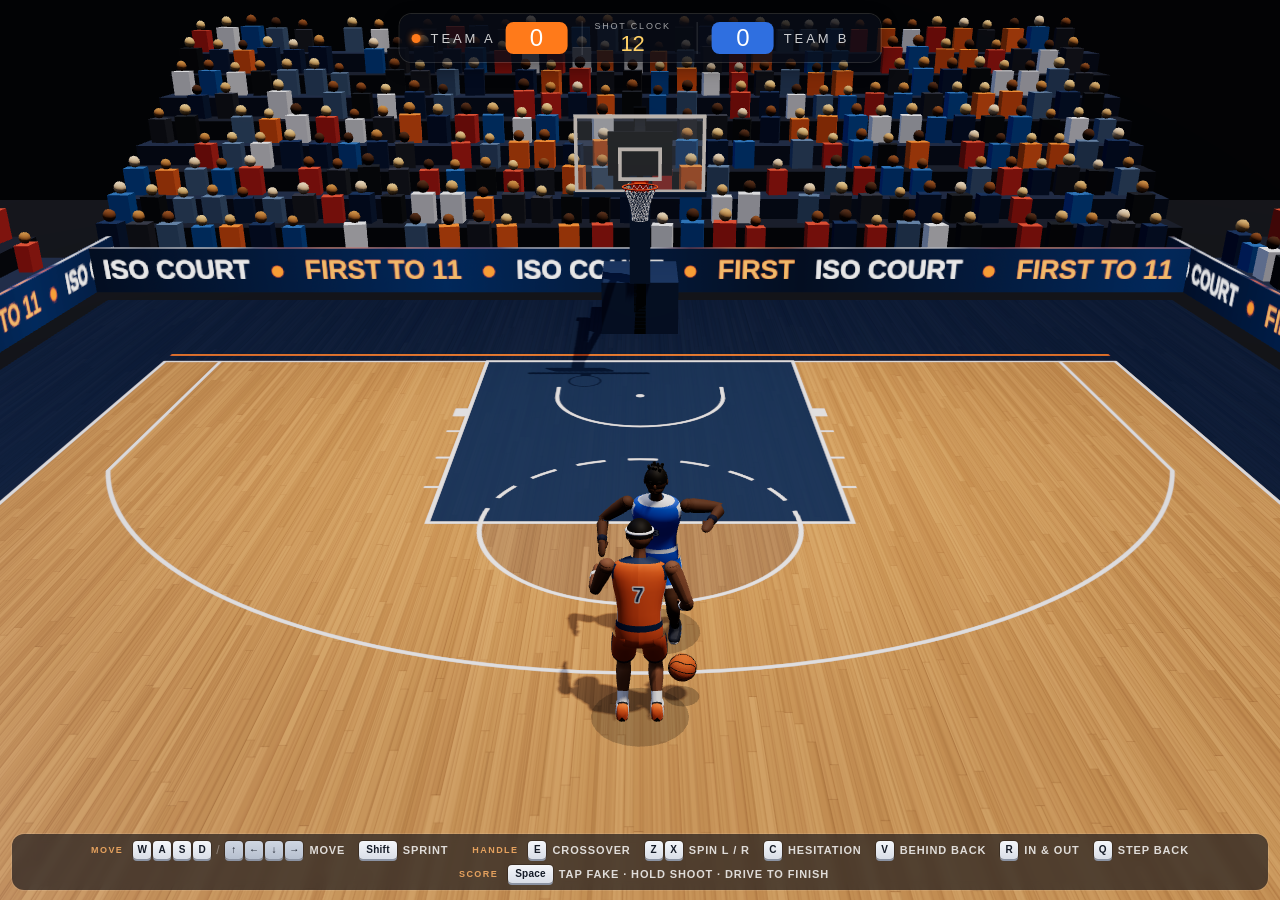
<file: basketball/index.html>
<!doctype html>
<html lang="en">
<head>
  <meta charset="utf-8">
  <meta name="viewport" content="width=device-width, initial-scale=1, maximum-scale=1, user-scalable=no">
  <title>3D ISO Basketball</title>
  <link rel="stylesheet" href="css/style.css">
</head>
<body>
  <div id="game"></div>
  <div id="hud"></div>

  <!-- Three.js r159 (MIT), vendored so the game runs offline and from file:// -->
  <script src="vendor/three.min.js"></script>
  <script src="js/config.js"></script>
  <script src="js/game-config.js"></script>
  <script src="js/events.js"></script>
  <script src="js/motion-smoothing.js"></script>
  <script src="js/offense-config.js"></script>
  <script src="js/court.js"></script>
  <script src="js/net.js"></script>
  <script src="js/hoop.js"></script>
  <script src="js/hoop-physics.js"></script>
  <script src="js/arena.js"></script>
  <script src="js/lighting.js"></script>
  <script src="js/camera.js"></script>
  <script src="js/input.js"></script>
  <script src="js/locomotion.js"></script>
  <script src="js/movement-config.js"></script>
  <script src="js/offensive-locomotion.js"></script>
  <script src="js/animation-config.js"></script>
  <script src="js/character-rig.js"></script>
  <script src="js/player-model.js"></script>
  <script src="js/basketball.js"></script>
  <script src="js/offense-state.js"></script>
  <script src="js/dribble-moves.js"></script>
  <script src="js/dribble.js"></script>
  <script src="js/stepback.js"></script>
  <script src="js/shooting.js"></script>
  <script src="js/passing.js"></script>
  <script src="js/gather.js"></script>
  <script src="js/finishing.js"></script>
  <script src="js/offense-controller.js"></script>
  <script src="js/player-controller.js"></script>
  <script src="js/defense-config.js"></script>
  <script src="js/tuning-profiles.js"></script>
  <script src="js/defensive-locomotion.js"></script>
  <script src="js/player-contact.js"></script>
  <script src="js/blocking.js"></script>
  <script src="js/defense-interactions.js"></script>
  <script src="js/defender-ai.js"></script>
  <script src="js/defender.js"></script>
  <script src="js/defense-debug.js"></script>
  <script src="js/test-offense-bot.js"></script>
  <script src="js/offense-debug.js"></script>
  <script src="js/scoring.js"></script>
  <script src="js/teams.js"></script>
  <script src="js/shot-clock.js"></script>
  <script src="js/possession.js"></script>
  <script src="js/possession-debug.js"></script>
  <script src="js/reference-scenarios.js"></script>
  <script src="js/rig-debug.js"></script>
  <script src="js/ui.js"></script>
  <script src="js/main.js"></script>
  <script src="js/self-test.js"></script>
</body>
</html>
</file>
<file: basketball/css/style.css>
html, body {
  margin: 0;
  height: 100%;
  overflow: hidden;
  background: #0b0f1a;
  touch-action: none;
}

#game {
  position: fixed;
  inset: 0;
}

#game canvas {
  display: block;
}

/* ---- HUD overlay ------------------------------------------------------- */
#hud {
  position: fixed;
  inset: 0;
  pointer-events: none;
  font-family: "Arial Black", "Helvetica Neue", Arial, sans-serif;
  overflow: hidden;
}

/* Shot meter: vertical bar beside the shooter */
.shot-meter {
  position: absolute;
  left: 0;
  top: 0;
  width: 16px;
  height: 150px;
  padding: 3px;
  border-radius: 10px;
  background: rgba(10, 14, 24, 0.72);
  box-shadow: 0 0 0 2px rgba(255, 255, 255, 0.85), 0 4px 14px rgba(0, 0, 0, 0.45);
  opacity: 0;
  transition: opacity 0.18s ease;
}
.shot-meter.is-visible { opacity: 1; }

.shot-meter__track {
  position: relative;
  width: 100%;
  height: 100%;
  border-radius: 7px;
  background: rgba(255, 255, 255, 0.08);
}
.shot-meter__zone { position: absolute; left: 0; right: 0; }
.shot-meter__zone--near { background: rgba(255, 196, 61, 0.22); }
/* The green window is narrow (±20 ms); draw it on top of the fill so it stays visible. */
.shot-meter__zone--perfect {
  left: -3px;
  right: -3px;
  min-height: 3px;
  background: rgba(46, 230, 120, 0.85);
  box-shadow: 0 0 6px rgba(61, 255, 140, 0.9);
  border-radius: 2px;
  z-index: 2;
}
.shot-meter__ideal {
  position: absolute;
  left: -5px;
  right: -5px;
  height: 1px;
  background: #eafff1;
  z-index: 3;
}
.shot-meter__fill {
  position: absolute;
  left: 2px;
  right: 2px;
  bottom: 0;
  height: 0;
  border-radius: 4px;
  background: #ffffff;
  opacity: 0.92;
}
.shot-meter__marker {
  position: absolute;
  z-index: 4;
  left: -2px;
  right: -2px;
  height: 3px;
  margin-bottom: -1px;
  background: #ffffff;
  opacity: 0;
}
.shot-meter.is-perfect .shot-meter__fill { background: #2ee678; }
.shot-meter.is-ok .shot-meter__fill { background: #ffc43d; }
.shot-meter.is-bad .shot-meter__fill { background: #ff5a4a; }
.shot-meter.is-perfect { box-shadow: 0 0 0 2px #2ee678, 0 0 18px rgba(46, 230, 120, 0.8); }

/* Release feedback */
.shot-feedback {
  position: absolute;
  left: max(20%, min(150px, 25%));  /* beside the hoop, never over the rim and the arriving ball */
  top: max(17%, 80px);
  transform: translateX(-50%);
  text-align: center;
  opacity: 0;
  white-space: nowrap;
}
.shot-feedback__main {
  font-size: clamp(28px, 6vw, 56px);
  letter-spacing: 0.04em;
  color: #fff;
  text-shadow: 0 3px 0 rgba(0, 0, 0, 0.35), 0 0 22px rgba(0, 0, 0, 0.5);
}
.shot-feedback__sub {
  margin-top: 2px;
  font-size: clamp(11px, 1.6vw, 15px);
  letter-spacing: 0.3em;
  color: rgba(255, 255, 255, 0.85);
}
.shot-feedback.is-perfect .shot-feedback__main { color: #2ee678; }
.shot-feedback.is-ok .shot-feedback__main { color: #ffc43d; }
.shot-feedback.is-bad .shot-feedback__main { color: #ff5a4a; }
.shot-feedback.is-shown { animation: feedback-pop 1.3s ease-out forwards; }
.shot-feedback.is-win .shot-feedback__main { color: #ffc43d; }
.shot-feedback.is-win.is-shown { animation: feedback-pop 2.6s ease-out forwards; }

@keyframes feedback-pop {
  0%   { opacity: 0; transform: translateX(-50%) scale(0.7); }
  12%  { opacity: 1; transform: translateX(-50%) scale(1.08); }
  22%  { transform: translateX(-50%) scale(1); }
  75%  { opacity: 1; }
  100% { opacity: 0; transform: translateX(-50%) translateY(-10px); }
}

/* Score panel */
.scoreboard {
  position: absolute;
  top: 14px;
  left: 50%;
  transform: translateX(-50%);
  display: flex;
  align-items: center;
  gap: 14px;
  padding: 7px 12px;
  border-radius: 12px;
  background: rgba(10, 14, 24, 0.78);
  box-shadow: 0 0 0 1px rgba(255, 255, 255, 0.14), 0 6px 18px rgba(0, 0, 0, 0.4);
  color: #fff;
}
.scoreboard__label {
  font-size: 13px;
  letter-spacing: 0.22em;
  color: rgba(255, 255, 255, 0.8);
}
.scoreboard__value {
  min-width: 42px;
  padding: 4px 10px;
  border-radius: 8px;
  background: #ff7a1a;
  font-size: 24px;
  line-height: 1;
  text-align: center;
}
.scoreboard__team { display: flex; align-items: center; gap: 10px; }
.scoreboard__team + .scoreboard__team,
.scoreboard__clock + .scoreboard__team { padding-left: 14px; border-left: 1px solid rgba(255, 255, 255, 0.16); }
/* the team with the ball */
.scoreboard__ball {
  width: 9px; height: 9px; border-radius: 50%;
  background: #ff7a1a; box-shadow: 0 0 6px rgba(255, 122, 26, 0.9);
  opacity: 0; transition: opacity 0.2s;
}
.scoreboard__team.has-ball .scoreboard__ball { opacity: 1; }
.scoreboard__team.is-pop .scoreboard__value { animation: score-pop 0.45s ease-out; }
/* Shot clock (between the teams) */
.scoreboard__clock {
  display: flex; flex-direction: column; align-items: center; gap: 2px;
  padding: 0 12px;
  border-left: 1px solid rgba(255, 255, 255, 0.16);
}
.scoreboard__clock-label {
  font-size: 9px;
  letter-spacing: 0.2em;
  color: rgba(255, 255, 255, 0.62);
  white-space: nowrap;
}
.scoreboard__clock-value {
  min-width: 44px;
  font-size: 22px;
  line-height: 1;
  text-align: center;
  font-variant-numeric: tabular-nums;
  color: #ffd166;
}
.scoreboard__clock.is-low .scoreboard__clock-value { color: #ff5a4a; }
.scoreboard__clock.is-zero .scoreboard__clock-value { color: #ff5a4a; opacity: 0.75; }

/* Possession change: "TEAM B BALL" under the score, and the quick fade that hides resets */
.possession-banner {
  position: absolute;
  left: 50%;
  top: 60px;              /* just under the score, above the backboard */
  transform: translateX(-50%);
  font-size: clamp(14px, 2.2vw, 20px);
  letter-spacing: 0.3em;
  white-space: nowrap;
  text-shadow: 0 2px 6px rgba(0, 0, 0, 0.7);
  opacity: 0;
  pointer-events: none;
}
.possession-banner.is-shown { animation: banner-pop 1.6s ease-out forwards; }
@keyframes banner-pop {
  0%   { opacity: 0; transform: translateX(-50%) translateY(-4px); }
  15%  { opacity: 1; transform: translateX(-50%) translateY(0); }
  75%  { opacity: 1; }
  100% { opacity: 0; }
}
.possession-fade {
  position: fixed;
  inset: 0;
  background: #05070d;
  opacity: 0;
  pointer-events: none;
}
@keyframes score-pop {
  0% { transform: scale(1); }
  35% { transform: scale(1.3); background: #2ee678; }
  100% { transform: scale(1); }
}

.shot-feedback.is-made .shot-feedback__main { color: #ffffff; }
.shot-feedback.is-missed .shot-feedback__main { color: #ff7b6b; }

/* ---- Controls guide (bottom edge) ------------------------------------- */
.controls-bar {
  position: absolute;
  left: 50%;
  bottom: 10px;
  transform: translateX(-50%);
  display: flex;
  flex-wrap: wrap;
  justify-content: center;
  align-items: center;
  gap: 6px 16px;
  width: max-content;
  max-width: calc(100% - 24px);
  box-sizing: border-box;
  padding: 7px 14px;
  border-radius: 12px;
  background: rgba(10, 14, 24, 0.62);
  box-shadow: 0 0 0 1px rgba(255, 255, 255, 0.1);
  backdrop-filter: blur(4px);
  font-family: "Helvetica Neue", Arial, sans-serif;
  font-size: 12px;
  color: rgba(255, 255, 255, 0.82);
  letter-spacing: 0.02em;
}
.controls-group { display: flex; flex-wrap: wrap; justify-content: center; align-items: center; gap: 6px 14px; }
.controls-group + .controls-group { margin-left: 8px; }
.controls-group__title {
  font-size: 9px; font-weight: 700; letter-spacing: 0.16em; text-transform: uppercase;
  color: rgba(255, 179, 102, 0.85); margin-right: -4px;
}
.controls-bar__item { display: flex; align-items: center; gap: 6px; white-space: nowrap; }
.controls-bar__keys { display: inline-flex; align-items: center; gap: 2px; }
.controls-bar__or { margin: 0 3px; color: rgba(255, 255, 255, 0.35); }
.controls-bar__label { text-transform: uppercase; font-weight: 600; font-size: 11px; letter-spacing: 0.08em; }
.keycap {
  display: inline-block;
  min-width: 18px;
  padding: 2px 4px;
  border-radius: 4px;
  background: linear-gradient(#f4f6fa, #d9dee7);
  box-shadow: 0 2px 0 #8b93a3, 0 0 0 1px rgba(0, 0, 0, 0.25);
  color: #141a26;
  font: 700 10px/14px "Helvetica Neue", Arial, sans-serif;
  text-align: center;
  box-sizing: border-box;
}
.keycap--wide { padding: 2px 7px; }
.keycap--alt { background: linear-gradient(#cfd6e2, #b7c0cf); }

/* Small laptops: tighter spacing */
@media (max-width: 1100px) {
  .controls-bar { gap: 5px 12px; padding: 6px 10px; }
  .controls-group { gap: 5px 11px; }
  .controls-group + .controls-group { margin-left: 4px; }
  .controls-bar__label { font-size: 10px; }
}
.controls-bar__label--short { display: none; }
/* Narrow screens: drop the arrow-key alternates, use short labels and wrap
   into compact rows */
@media (max-width: 720px) {
  .controls-bar { gap: 4px 10px; bottom: 6px; padding: 5px 8px; }
  .controls-group { gap: 4px 9px; }
  .controls-group + .controls-group { margin-left: 0; }
  .controls-group__title { display: none; }
  .controls-bar__or, .keycap--alt { display: none; }
  .keycap { min-width: 15px; padding: 1px 3px; font-size: 9px; line-height: 12px; }
  .keycap--wide { padding: 1px 5px; }
  .controls-bar__label { display: none; }
  .controls-bar__label--short { display: inline; font-size: 9px; letter-spacing: 0.05em; }
}
/* Very short screens (phones in landscape): one tight line with short labels */
@media (max-height: 430px) {
  .controls-bar { bottom: 4px; padding: 3px 8px; gap: 3px 9px; }
  .controls-group { gap: 3px 8px; }
  .controls-group + .controls-group { margin-left: 0; }
  .controls-group__title { display: none; }
  .controls-bar__or, .keycap--alt { display: none; }
  .keycap { min-width: 15px; padding: 1px 3px; font-size: 9px; line-height: 12px; }
  .controls-bar__label { display: none; }
  .controls-bar__label--short { display: inline; font-size: 9px; letter-spacing: 0.05em; }
}

/* Transient notice above the controls */
.hud-toast {
  position: absolute;
  left: 50%;
  bottom: 64px;
  transform: translate(-50%, 6px);
  padding: 6px 14px;
  border-radius: 999px;
  background: rgba(10, 14, 24, 0.8);
  color: #fff;
  font: 600 12px "Helvetica Neue", Arial, sans-serif;
  letter-spacing: 0.06em;
  text-transform: uppercase;
  opacity: 0;
  transition: opacity 0.2s ease, transform 0.2s ease;
}
.hud-toast.is-shown { opacity: 1; transform: translate(-50%, 0); }
/* (the toast's bottom is set from the controls bar's height in ui.js) */

/* Development: the running reference scenario (?scenario=...) */
.scenario-label {
  position: absolute;
  right: 12px;
  bottom: max(13%, 96px);  /* above the controls bar, clear of the hoop and the matchup */
  max-width: 44vw;
  padding: 4px 10px;
  border-radius: 6px;
  background: rgba(10, 14, 24, 0.7);
  color: #e8ecf4;
  font: 12px/1.4 Menlo, Consolas, monospace;
  text-align: center;
  pointer-events: none;
}

/* ANKLE BREAKER: center-high, between the hoop and the players' heads */
.callout {
  position: absolute;
  left: 50%;
  top: 33%;
  transform: translateX(-50%);
  font-size: clamp(22px, 4.4vw, 44px);
  letter-spacing: 0.06em;
  color: #ffc43d;
  text-shadow: 0 3px 0 rgba(0, 0, 0, 0.4), 0 0 18px rgba(255, 140, 30, 0.55);
  white-space: nowrap;
  opacity: 0;
  pointer-events: none;
}
.callout.is-shown { animation: callout-pop 1.1s ease-out forwards; }
.callout.is-fall { color: #ff8a3d; }
@keyframes callout-pop {
  0%   { opacity: 0; transform: translateX(-50%) scale(0.6); }
  14%  { opacity: 1; transform: translateX(-50%) scale(1.14); }
  26%  { transform: translateX(-50%) scale(1); }
  72%  { opacity: 1; }
  100% { opacity: 0; transform: translateX(-50%) translateY(-8px) scale(1); }
}
</file>
